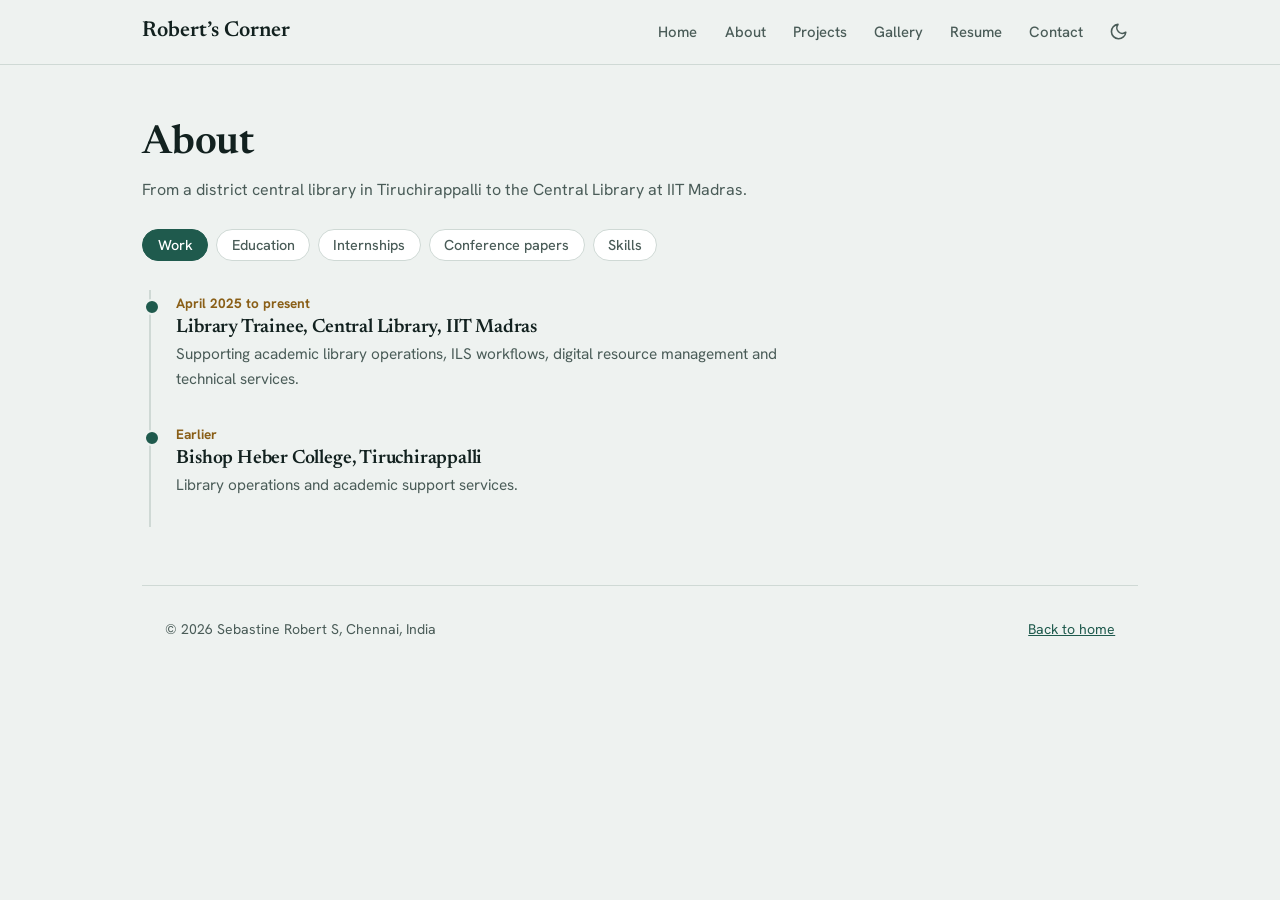
<file: about.html>
<!DOCTYPE html>
<html lang="en">
<head>
<meta charset="UTF-8">
<meta name="viewport" content="width=device-width, initial-scale=1, viewport-fit=cover">
<title>About | Sebastine Robert S</title>
<meta name="description" content="Work, education, internships, conference papers, skills and contact details of Sebastine Robert S.">
<meta property="og:title" content="About | Sebastine Robert S">
<meta property="og:description" content="Work, education, internships, conference papers, skills and contact details of Sebastine Robert S.">
<meta property="og:type" content="website">
<link rel="preconnect" href="https://fonts.googleapis.com">
<link rel="preconnect" href="https://fonts.gstatic.com" crossorigin>
<link rel="stylesheet" href="https://fonts.googleapis.com/css2?family=Newsreader:ital,opsz,wght@0,6..72,400;0,6..72,600;1,6..72,400&family=Hanken+Grotesk:wght@400;500;700&family=Noto+Serif+Tamil:wght@500;700&display=swap">
<link rel="stylesheet" href="style.css">
<link rel="icon" href="data:image/svg+xml,%3Csvg xmlns=%27http://www.w3.org/2000/svg%27 viewBox=%270 0 100 100%27%3E%3Ctext y=%27.9em%27 font-size=%2790%27%3E%F0%9F%93%9A%3C/text%3E%3C/svg%3E">
<!-- Apply saved theme before first paint (prevents a light/dark flash) -->
<script>try{var t=localStorage.getItem("theme");if(t)document.documentElement.dataset.theme=t}catch(e){}</script>
</head>
<body>
<a class="skip" href="#main">Skip to content</a>

<!-- ===== HEADER / NAVIGATION ===== -->
<header><div class="wrap bar">
<a class="mark" href="index.html">Robert’s Corner</a>
<nav aria-label="Primary">
<a href="index.html">Home</a>
<a href="about.html">About</a>
<a href="projects.html">Projects</a>
<a href="gallery.html">Gallery</a>
<a href="resume.html">Resume</a>
<a href="contact.html">Contact</a>
<!-- Theme toggle: icon only (moon = go dark, sun = go light) -->
<button class="tool icon" id="theme" type="button" aria-label="Switch colour theme" title="Switch theme">
<svg class="i-moon" viewBox="0 0 24 24" aria-hidden="true"><path d="M21 12.8A9 9 0 1 1 11.2 3a7 7 0 0 0 9.8 9.8z"/></svg>
<svg class="i-sun" viewBox="0 0 24 24" aria-hidden="true"><circle cx="12" cy="12" r="4"/><path d="M12 2v2M12 20v2M4.9 4.9l1.4 1.4M17.7 17.7l1.4 1.4M2 12h2M20 12h2M4.9 19.1l1.4-1.4M17.7 6.3l1.4-1.4"/></svg>
</button>
</nav></div></header>

<!-- ===== MAIN ===== -->
<main class="wrap" id="main">
<h2 class="pg">About</h2>
<p class="sub">From a district central library in Tiruchirappalli to the Central Library at IIT Madras.</p>

<!-- Tabs (content is drawn by the script below) -->
<div class="tabs" role="tablist" id="tabs">

<button role="tab" type="button" data-t="work" aria-selected="true">Work</button>

<button role="tab" type="button" data-t="education" aria-selected="true">Education</button>
<button role="tab" type="button" data-t="intern" aria-selected="false">Internships</button>
<button role="tab" type="button" data-t="pubs" aria-selected="false">Conference papers</button>
<button role="tab" type="button" data-t="skills" aria-selected="false">Skills</button>
</div>
<div id="tabbody" role="tabpanel"></div>


<!-- ===== FOOTER ===== -->
<br>
<footer><div class="wrap"><span>© 2026 Sebastine Robert S, Chennai, India</span><span><a href="index.html">Back to home</a></span></div></footer>

<button class="totop" id="totop" type="button" aria-label="Back to top">↑</button>
<script src="script.js" defer></script>

<!-- ===== PAGE SCRIPT: About tabs ===== -->
<script>
/* Timeline data per tab: [date, title, description] */
const TABS = {

  work: [
    ["April 2025 to present", "Library Trainee, Central Library, IIT Madras", "Supporting academic library operations, ILS workflows, digital resource management and technical services."],
    ["Earlier", "Bishop Heber College, Tiruchirappalli", "Library operations and academic support services."],
],

education: [
    ["Enrolled July 2026", "PGDLAN, IGNOU", "Post Graduate Diploma in Library Automation Networking."],

    ["Completed", "M.Lib.I.Sc., Master of Library and Information Science", "Two-year integrated postgraduate programme. Cumulative 82.79%, weighted average 79.53%."]
  ],

  intern: [
    ["May 2024, one month", "Library Intern, IIT Madras", "Cataloguing with MARC21 and UDC, Virtua ILS for circulation and RFID, shelving and collection rectification."],
    ["June 2024, one week", "Library Intern, Indian Institute of Astrophysics", "Patron services, shelving, Koha cataloguing and circulation, and daily library management."],

    ["November 2023, one week", "Library Intern, Tamil Nadu National Law University", "Patron services, shelving, Koha cataloguing and circulation, and daily library management."],
    ["December 2022, one month", "Intern, District Central Library, Tiruchirappalli", "Shelving, classification and book-keeping of library transactions."]
  ],
  pubs: [
    ["March 2025", "Enhancing Classroom Engagement with Slido", "Presented at SDSTLISER-2025, Bishop Heber College."],
    ["October 2024", "Integration of AI Tools to Enhance Library Services in the Digital Era", "Presented at LISACON 2024, Bharathidasan University. Covers chatbots, machine learning and recommender systems, plus the ethical limits."],
    ["June 2024", "Transforming Library Services: Integration of Chatbots in the Contemporary Era", "Presented at MILAN-APLAI 2024, University of Mysore."]
  ]
};
/* Skills data: [heading, description] */
const SKILLS = [
  ["Cataloguing and metadata", "MARC21, RDA, Dublin Core, and comparison of AI-generated metadata against human cataloguing."],
  ["Library and repository software", "Koha ILS (staff and OPAC), DSpace, Virtua ILS."],
  ["Infrastructure and networking", "Debian administration, Nginx reverse proxy, Let’s Encrypt, Cloudflare DNS and WAF, Docker Compose, IPv4 and IPv6."],
  ["Programming and automation", "Python, Django, HTML5 and CSS3, n8n, Make.com, Google Sheets API."]
];
/* Render the chosen tab and mark it selected */
function draw(tab) {
  document.querySelectorAll("#tabs button").forEach(b => b.setAttribute("aria-selected", b.dataset.t === tab));
  document.getElementById("tabbody").innerHTML = tab === "skills"
    ? `<div class="skills">${SKILLS.map(s => `<div><h3>${s[0]}</h3><p>${s[1]}</p></div>`).join("")}</div>`
    : `<ol class="tl">${TABS[tab].map(e => `<li><time>${e[0]}</time><h3>${e[1]}</h3><p>${e[2]}</p></li>`).join("")}</ol>`;
}
document.getElementById("tabs").addEventListener("click", e => {
  const b = e.target.closest("button");
  if (b) draw(b.dataset.t);
});
draw("work");
</script>
</body>
</html>
</file>
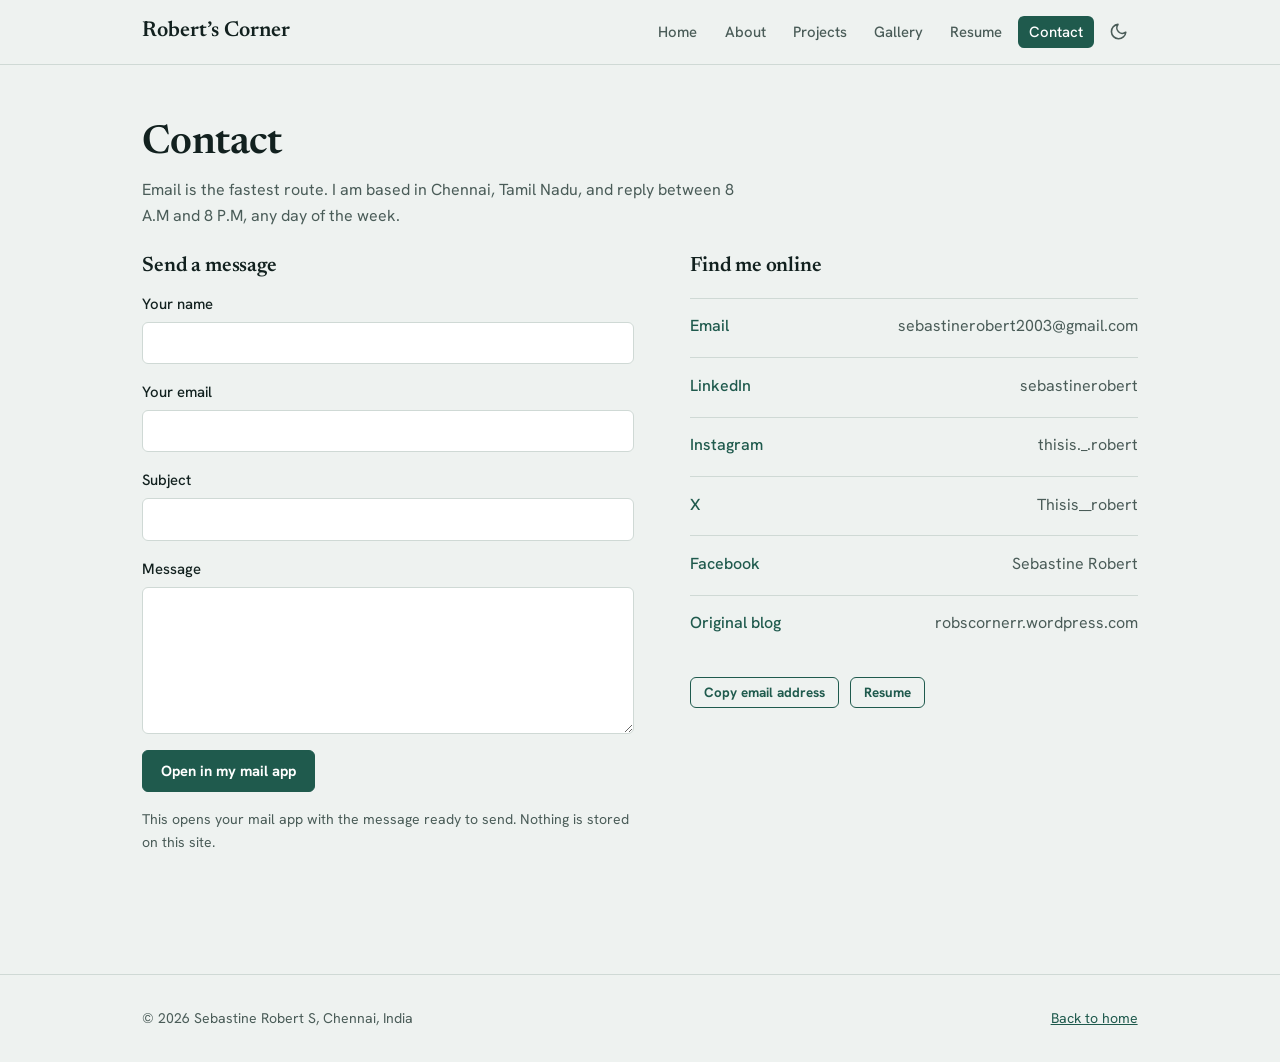
<file: contact.html>
<!DOCTYPE html>
<html lang="en">
<head>
<meta charset="UTF-8">
<meta name="viewport" content="width=device-width, initial-scale=1, viewport-fit=cover">
<title>Contact | Sebastine Robert S</title>
<meta name="description" content="Email, social links and a message form for Sebastine Robert S.">
<meta property="og:title" content="Contact | Sebastine Robert S">
<meta property="og:description" content="Email, social links and a message form for Sebastine Robert S.">
<meta property="og:type" content="website">
<link rel="preconnect" href="https://fonts.googleapis.com">
<link rel="preconnect" href="https://fonts.gstatic.com" crossorigin>
<link rel="stylesheet" href="https://fonts.googleapis.com/css2?family=Newsreader:ital,opsz,wght@0,6..72,400;0,6..72,600;1,6..72,400&family=Hanken+Grotesk:wght@400;500;700&family=Noto+Serif+Tamil:wght@500;700&display=swap">
<link rel="stylesheet" href="style.css">
<link rel="icon" href="data:image/svg+xml,%3Csvg xmlns=%27http://www.w3.org/2000/svg%27 viewBox=%270 0 100 100%27%3E%3Ctext y=%27.9em%27 font-size=%2790%27%3E%F0%9F%93%9A%3C/text%3E%3C/svg%3E">
<!-- Apply saved theme before first paint (prevents a light/dark flash) -->
<script>try{var t=localStorage.getItem("theme");if(t)document.documentElement.dataset.theme=t}catch(e){}</script>
</head>
<body>
<a class="skip" href="#main">Skip to content</a>

<!-- ===== HEADER / NAVIGATION ===== -->
<header><div class="wrap bar">
<a class="mark" href="index.html">Robert’s Corner</a>
<nav aria-label="Primary">
<a href="index.html">Home</a>
<a href="about.html">About</a>
<a href="projects.html">Projects</a>
<a href="gallery.html">Gallery</a>
<a href="resume.html">Resume</a>
<a href="contact.html" aria-current="page">Contact</a>
<!-- Theme toggle: icon only (moon = go dark, sun = go light) -->
<button class="tool icon" id="theme" type="button" aria-label="Switch colour theme" title="Switch theme">
<svg class="i-moon" viewBox="0 0 24 24" aria-hidden="true"><path d="M21 12.8A9 9 0 1 1 11.2 3a7 7 0 0 0 9.8 9.8z"/></svg>
<svg class="i-sun" viewBox="0 0 24 24" aria-hidden="true"><circle cx="12" cy="12" r="4"/><path d="M12 2v2M12 20v2M4.9 4.9l1.4 1.4M17.7 17.7l1.4 1.4M2 12h2M20 12h2M4.9 19.1l1.4-1.4M17.7 6.3l1.4-1.4"/></svg>
</button>
</nav></div></header>

<!-- ===== MAIN ===== -->
<main class="wrap" id="main">
<h2 class="pg">Contact</h2>
<p class="sub">Email is the fastest route. I am based in Chennai, Tamil Nadu, and reply between 8 A.M and 8 P.M, any day of the week.</p>

<div class="split">
<!-- Message form: opens your own mail app with the message filled in (no server needed) -->
<section aria-labelledby="fm">
<h3 id="fm">Send a message</h3>
<form class="form" id="cform">
<label>Your name<input name="n" type="text" autocomplete="name" required></label>
<label>Your email<input name="e" type="email" autocomplete="email" required></label>
<label>Subject<input name="s" type="text" required></label>
<label>Message<textarea name="m" rows="6" required></textarea></label>
<button class="btn" type="submit">Open in my mail app</button>
<p class="hint" id="chint">This opens your mail app with the message ready to send. Nothing is stored on this site.</p>
</form>
</section>

<!-- Direct links -->
<section aria-labelledby="fd">
<h3 id="fd">Find me online</h3>
<div class="contact">
<a href="mailto:sebastinerobert2003@gmail.com">Email <span>sebastinerobert2003@gmail.com</span></a>
<a href="https://www.linkedin.com/in/sebastinerobert/" target="_blank" rel="noopener">LinkedIn <span>sebastinerobert</span></a>
<a href="https://www.instagram.com/thisis._.robert/" target="_blank" rel="noopener">Instagram <span>thisis._.robert</span></a>
<a href="https://twitter.com/Thisis__robert" target="_blank" rel="noopener">X <span>Thisis__robert</span></a>
<a href="https://www.facebook.com/profile.php?id=100070760336403" target="_blank" rel="noopener">Facebook <span>Sebastine Robert</span></a>
<a href="https://robscornerr.wordpress.com" target="_blank" rel="noopener">Original blog <span>robscornerr.wordpress.com</span></a>
</div>
<p class="acts"><button class="btn alt sm" type="button" data-copy="sebastinerobert2003@gmail.com">Copy email address</button><a class="btn alt sm" href="resume.html">Resume</a></p>
</section>
</div>
</main>

<!-- ===== FOOTER ===== -->
<footer><div class="wrap"><span>© 2026 Sebastine Robert S, Chennai, India</span><span><a href="index.html">Back to home</a></span></div></footer>

<button class="totop" id="totop" type="button" aria-label="Back to top">↑</button>
<script src="script.js" defer></script>

<!-- ===== PAGE SCRIPT: build a mailto: link from the form ===== -->
<script>
document.getElementById("cform").addEventListener("submit", e => {
  e.preventDefault();
  const f = new FormData(e.target);
  const body = `${f.get("m")}\n\n${f.get("n")}\n${f.get("e")}`;
  location.href = `mailto:sebastinerobert2003@gmail.com?subject=${encodeURIComponent(f.get("s"))}&body=${encodeURIComponent(body)}`;
  document.getElementById("chint").textContent = "If nothing opened, copy the address above and email me directly.";
});
</script>
</body>
</html>
</file>
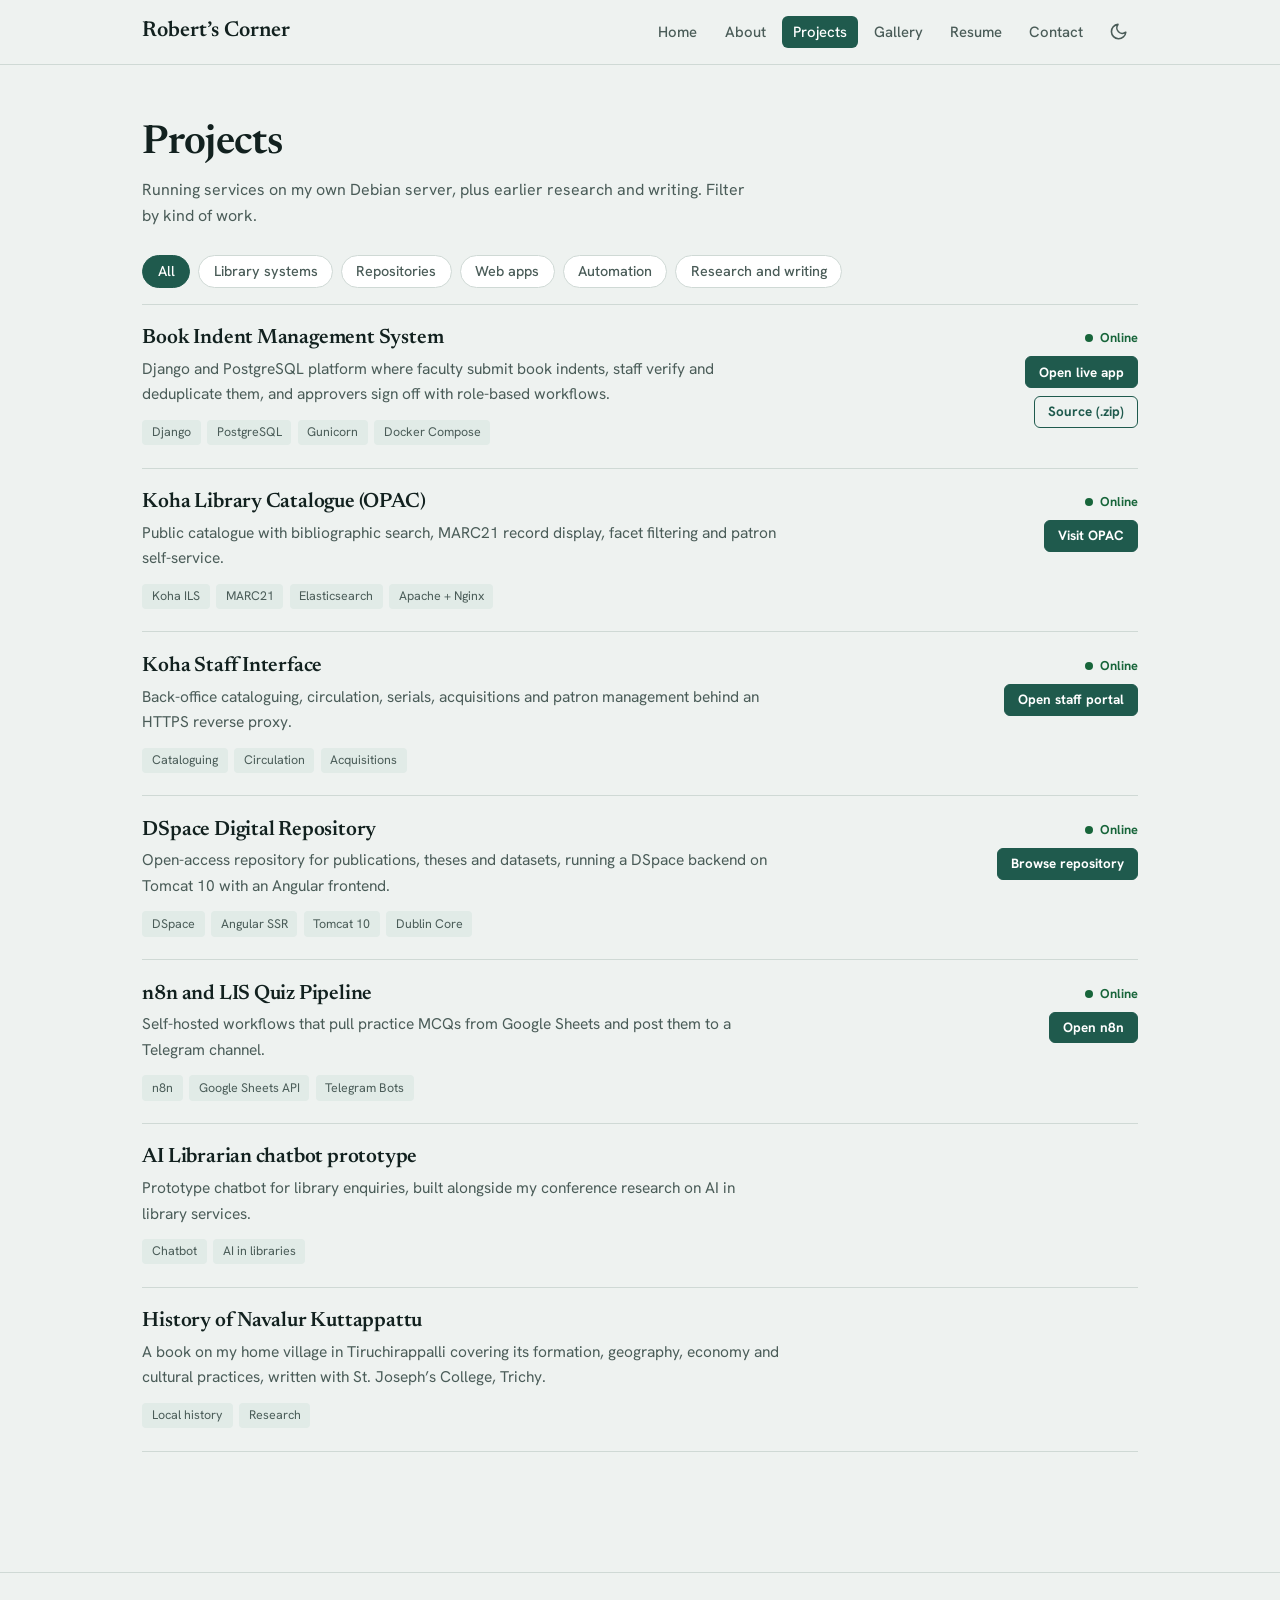
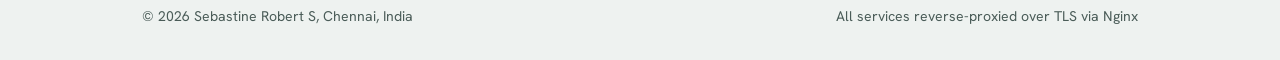
<file: projects.html>
<!DOCTYPE html>
<html lang="en">
<head>
<meta charset="UTF-8">
<meta name="viewport" content="width=device-width, initial-scale=1, viewport-fit=cover">
<title>Projects | Sebastine Robert S</title>
<meta name="description" content="Live Koha, DSpace, Django and n8n services, plus research and writing by Sebastine Robert S.">
<meta property="og:title" content="Projects | Sebastine Robert S">
<meta property="og:description" content="Live Koha, DSpace, Django and n8n services, plus research and writing by Sebastine Robert S.">
<meta property="og:type" content="website">
<link rel="preconnect" href="https://fonts.googleapis.com">
<link rel="preconnect" href="https://fonts.gstatic.com" crossorigin>
<link rel="stylesheet" href="https://fonts.googleapis.com/css2?family=Newsreader:ital,opsz,wght@0,6..72,400;0,6..72,600;1,6..72,400&family=Hanken+Grotesk:wght@400;500;700&family=Noto+Serif+Tamil:wght@500;700&display=swap">
<link rel="stylesheet" href="style.css">
<link rel="icon" href="data:image/svg+xml,%3Csvg xmlns=%27http://www.w3.org/2000/svg%27 viewBox=%270 0 100 100%27%3E%3Ctext y=%27.9em%27 font-size=%2790%27%3E%F0%9F%93%9A%3C/text%3E%3C/svg%3E">
<!-- Apply saved theme before first paint (prevents a light/dark flash) -->
<script>try{var t=localStorage.getItem("theme");if(t)document.documentElement.dataset.theme=t}catch(e){}</script>
</head>
<body>
<a class="skip" href="#main">Skip to content</a>

<!-- ===== HEADER / NAVIGATION ===== -->
<header><div class="wrap bar">
<a class="mark" href="index.html">Robert’s Corner</a>
<nav aria-label="Primary">
<a href="index.html">Home</a>
<a href="about.html">About</a>
<a href="projects.html" aria-current="page">Projects</a>

<a href="gallery.html">Gallery</a>
<a href="resume.html">Resume</a>
<a href="contact.html">Contact</a>
<!-- Theme toggle: icon only (moon = go dark, sun = go light) -->
<button class="tool icon" id="theme" type="button" aria-label="Switch colour theme" title="Switch theme">
<svg class="i-moon" viewBox="0 0 24 24" aria-hidden="true"><path d="M21 12.8A9 9 0 1 1 11.2 3a7 7 0 0 0 9.8 9.8z"/></svg>
<svg class="i-sun" viewBox="0 0 24 24" aria-hidden="true"><circle cx="12" cy="12" r="4"/><path d="M12 2v2M12 20v2M4.9 4.9l1.4 1.4M17.7 17.7l1.4 1.4M2 12h2M20 12h2M4.9 19.1l1.4-1.4M17.7 6.3l1.4-1.4"/></svg>
</button>
</nav></div></header>

<!-- ===== MAIN ===== -->
<main class="wrap" id="main">
<h2 class="pg">Projects</h2>
<p class="sub">Running services on my own Debian server, plus earlier research and writing. Filter by kind of work.</p>
<div class="chips" id="chips" role="group" aria-label="Filter projects"></div>
<div id="plist"></div>
</main>

<!-- ===== FOOTER ===== -->
<footer><div class="wrap"><span>© 2026 Sebastine Robert S, Chennai, India</span><span>All services reverse-proxied over TLS via Nginx</span></div></footer>

<button class="totop" id="totop" type="button" aria-label="Back to top">↑</button>
<script src="script.js" defer></script>

<!-- ===== PAGE SCRIPT: project list + filter ===== -->
<script>
/* Project data. k = category key, live:1 shows the "Online" badge, l = [label, url] links */
const PROJECTS = [
  { t: "Book Indent Management System", k: "web",
    d: "Django and PostgreSQL platform where faculty submit book indents, staff verify and deduplicate them, and approvers sign off with role-based workflows.",
    p: ["Django", "PostgreSQL", "Gunicorn", "Docker Compose"], live: 1,
    l: [["Open live app", "https://indent.robertscorner.online"], ["Source (.zip)", "downloads/book_indent_system.zip"]] },
  { t: "Koha Library Catalogue (OPAC)", k: "lib",
    d: "Public catalogue with bibliographic search, MARC21 record display, facet filtering and patron self-service.",
    p: ["Koha ILS", "MARC21", "Elasticsearch", "Apache + Nginx"], live: 1,
    l: [["Visit OPAC", "https://catalog.robertscorner.online"]] },
  { t: "Koha Staff Interface", k: "lib",
    d: "Back-office cataloguing, circulation, serials, acquisitions and patron management behind an HTTPS reverse proxy.",
    p: ["Cataloguing", "Circulation", "Acquisitions"], live: 1,
    l: [["Open staff portal", "https://staff.robertscorner.online"]] },
  { t: "DSpace Digital Repository", k: "repo",
    d: "Open-access repository for publications, theses and datasets, running a DSpace backend on Tomcat 10 with an Angular frontend.",
    p: ["DSpace", "Angular SSR", "Tomcat 10", "Dublin Core"], live: 1,
    l: [["Browse repository", "https://repository.robertscorner.online"]] },
  { t: "n8n and LIS Quiz Pipeline", k: "auto",
    d: "Self-hosted workflows that pull practice MCQs from Google Sheets and post them to a Telegram channel.",
    p: ["n8n", "Google Sheets API", "Telegram Bots"], live: 1,
    l: [["Open n8n", "https://automation.robertscorner.online"]] },
  { t: "AI Librarian chatbot prototype", k: "write",
    d: "Prototype chatbot for library enquiries, built alongside my conference research on AI in library services.",
    p: ["Chatbot", "AI in libraries"], l: [] },
  { t: "History of Navalur Kuttappattu", k: "write",
    d: "A book on my home village in Tiruchirappalli covering its formation, geography, economy and cultural practices, written with St. Joseph’s College, Trichy.",
    p: ["Local history", "Research"], l: [] }
];
/* Filter chips: [key, label] */
const KINDS = [["all", "All"], ["lib", "Library systems"], ["repo", "Repositories"], ["web", "Web apps"], ["auto", "Automation"], ["write", "Research and writing"]];
let kind = "all";

/* Render chips + the filtered project rows */
function draw() {
  document.getElementById("chips").innerHTML = KINDS
    .map(([k, n]) => `<button type="button" data-k="${k}" aria-pressed="${k === kind}">${n}</button>`).join("");
  const list = PROJECTS.filter(p => kind === "all" || p.k === kind);
  document.getElementById("plist").innerHTML = list.map(p => `
    <article class="row">
      <div><h3>${p.t}</h3><p>${p.d}</p>
        <div class="pills">${p.p.map(x => `<span class="pill">${x}</span>`).join("")}</div></div>
      <div class="go">${p.live ? '<span class="live">Online</span>' : ""}
        ${p.l.map((x, i) => `<a class="btn sm${i ? " alt" : ""}" href="${x[1]}" target="_blank" rel="noopener">${x[0]}</a>`).join("")}</div>
    </article>`).join("");
}
document.getElementById("chips").addEventListener("click", e => {
  const b = e.target.closest("button");
  if (b) { kind = b.dataset.k; draw(); }
});
draw();
</script>
</body>
</html>
</file>
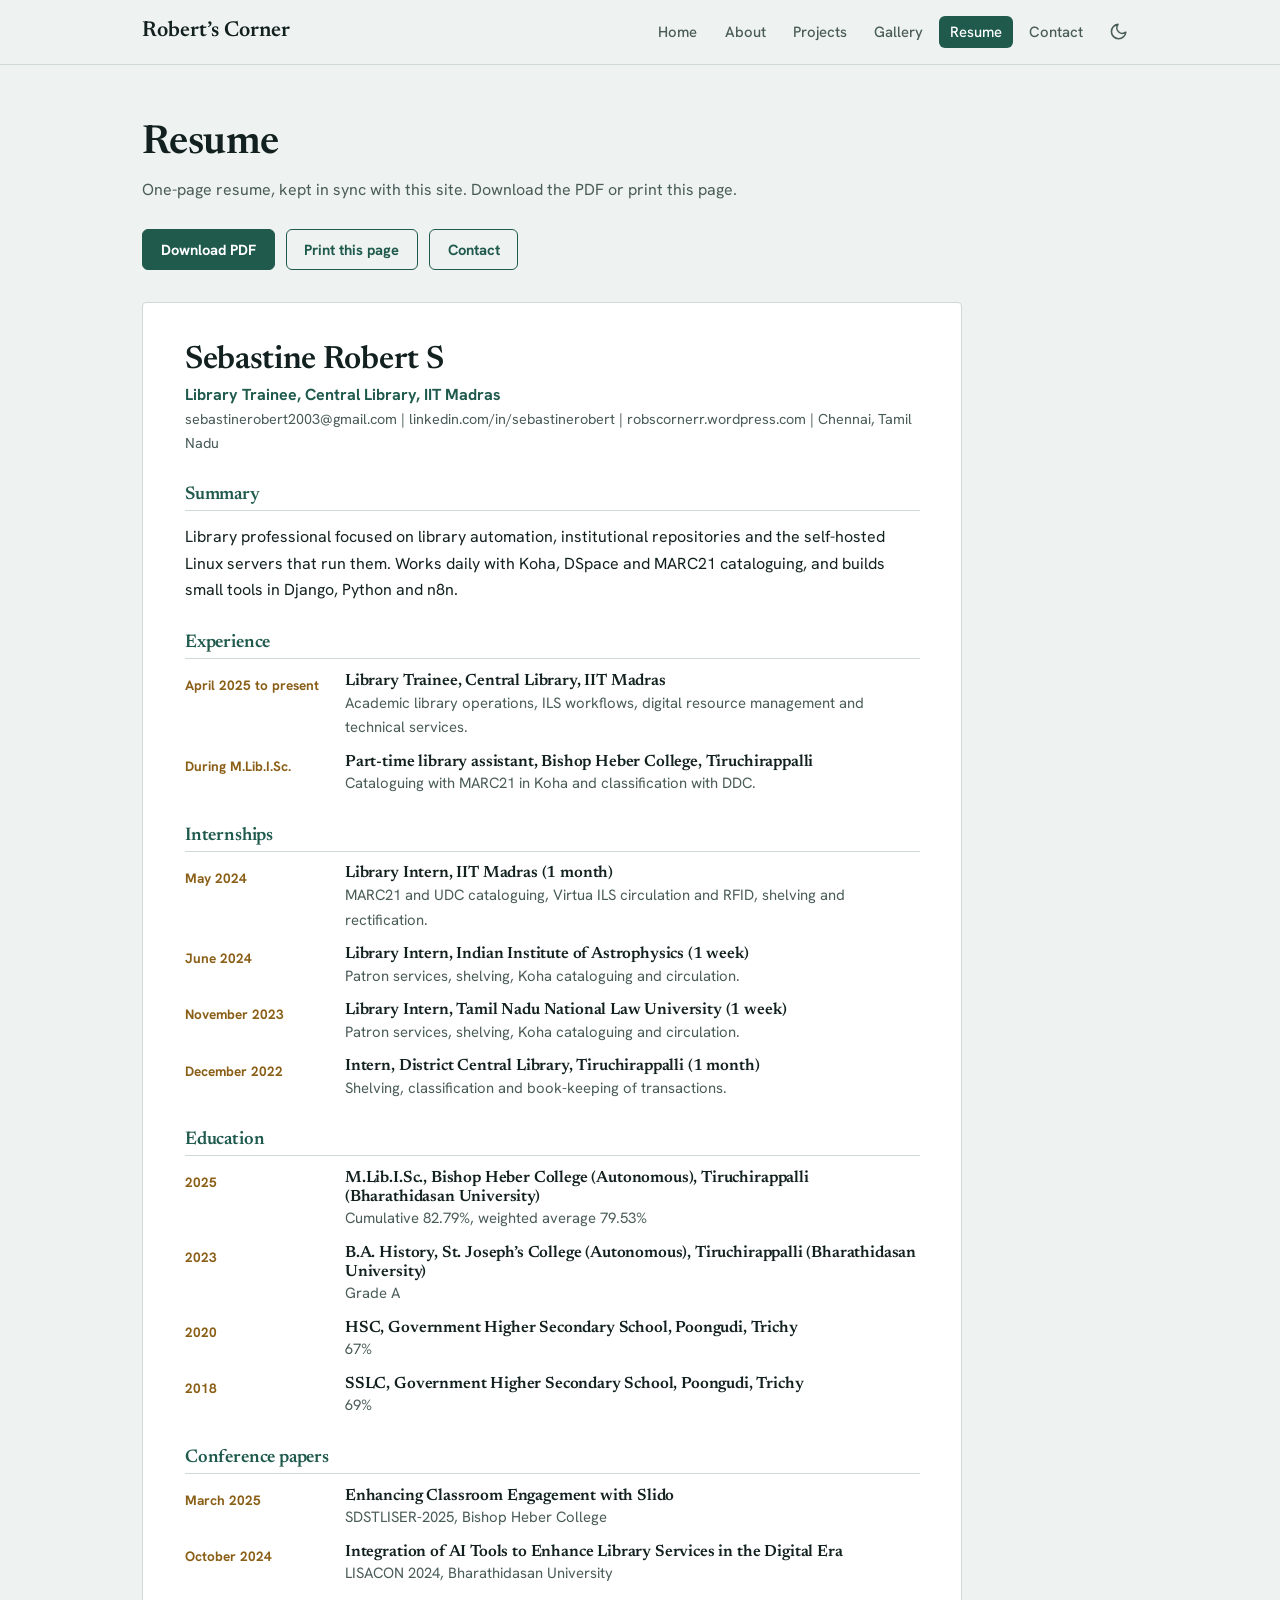
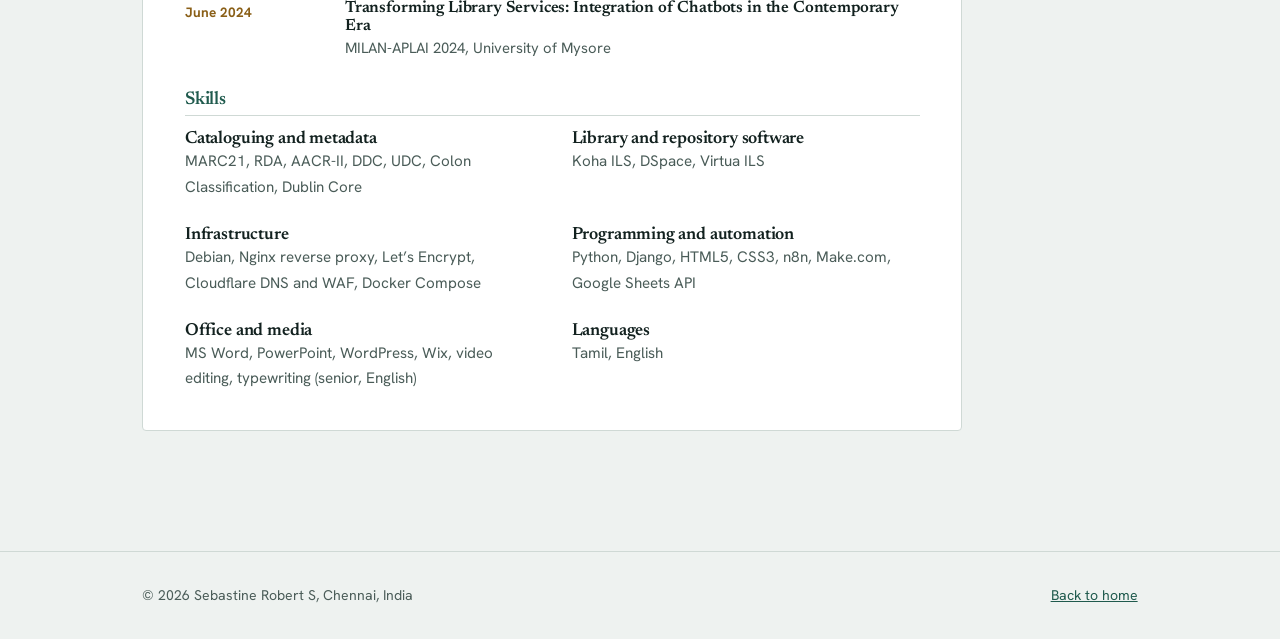
<file: resume.html>
<!DOCTYPE html>
<html lang="en">
<head>
<meta charset="UTF-8">
<meta name="viewport" content="width=device-width, initial-scale=1, viewport-fit=cover">
<title>Resume | Sebastine Robert S</title>
<meta name="description" content="One-page resume of Sebastine Robert S, library professional: Koha, DSpace, MARC21, Debian and Django.">
<meta property="og:title" content="Resume | Sebastine Robert S">
<meta property="og:description" content="One-page resume of Sebastine Robert S, library professional: Koha, DSpace, MARC21, Debian and Django.">
<meta property="og:type" content="website">
<link rel="preconnect" href="https://fonts.googleapis.com">
<link rel="preconnect" href="https://fonts.gstatic.com" crossorigin>
<link rel="stylesheet" href="https://fonts.googleapis.com/css2?family=Newsreader:ital,opsz,wght@0,6..72,400;0,6..72,600;1,6..72,400&family=Hanken+Grotesk:wght@400;500;700&family=Noto+Serif+Tamil:wght@500;700&display=swap">
<link rel="stylesheet" href="style.css">
<link rel="icon" href="data:image/svg+xml,%3Csvg xmlns=%27http://www.w3.org/2000/svg%27 viewBox=%270 0 100 100%27%3E%3Ctext y=%27.9em%27 font-size=%2790%27%3E%F0%9F%93%9A%3C/text%3E%3C/svg%3E">
<!-- Apply saved theme before first paint (prevents a light/dark flash) -->
<script>try{var t=localStorage.getItem("theme");if(t)document.documentElement.dataset.theme=t}catch(e){}</script>
</head>
<body>
<a class="skip" href="#main">Skip to content</a>

<!-- ===== HEADER / NAVIGATION ===== -->
<header><div class="wrap bar">
<a class="mark" href="index.html">Robert’s Corner</a>
<nav aria-label="Primary">
<a href="index.html">Home</a>
<a href="about.html">About</a>
<a href="projects.html">Projects</a>
<a href="gallery.html">Gallery</a>
<a href="resume.html" aria-current="page">Resume</a>
<a href="contact.html">Contact</a>
<!-- Theme toggle: icon only (moon = go dark, sun = go light) -->
<button class="tool icon" id="theme" type="button" aria-label="Switch colour theme" title="Switch theme">
<svg class="i-moon" viewBox="0 0 24 24" aria-hidden="true"><path d="M21 12.8A9 9 0 1 1 11.2 3a7 7 0 0 0 9.8 9.8z"/></svg>
<svg class="i-sun" viewBox="0 0 24 24" aria-hidden="true"><circle cx="12" cy="12" r="4"/><path d="M12 2v2M12 20v2M4.9 4.9l1.4 1.4M17.7 17.7l1.4 1.4M2 12h2M20 12h2M4.9 19.1l1.4-1.4M17.7 6.3l1.4-1.4"/></svg>
</button>
</nav></div></header>

<!-- ===== MAIN ===== -->
<main class="wrap" id="main">
<h2 class="pg">Resume</h2>
<p class="sub">One-page resume, kept in sync with this site. Download the PDF or print this page.</p>
<p class="acts nopr"><a class="btn" href="/Sebastine_Robert_S_Resume.pdf" download="Sebastine_Robert_S_Resume.pdf" target="_blank" rel="noopener">Download PDF</a><button class="btn alt" type="button" onclick="window.print()">Print this page</button><a class="btn alt" href="contact.html">Contact</a></p>


<!-- The resume sheet -->
<article class="sheet" aria-label="Resume of Sebastine Robert S">
<header class="sh-head"><h1>Sebastine Robert S</h1><p class="role">Library Trainee, Central Library, IIT Madras</p><p class="line">sebastinerobert2003@gmail.com  |  linkedin.com/in/sebastinerobert  |  robscornerr.wordpress.com  |  Chennai, Tamil Nadu</p></header>
<section><h2>Summary</h2><p>Library professional focused on library automation, institutional repositories and the self-hosted Linux servers that run them. Works daily with Koha, DSpace and MARC21 cataloguing, and builds small tools in Django, Python and n8n.</p></section>
<section><h2>Experience</h2><ul class="rl"><li><time>April 2025 to present</time><div><h3>Library Trainee, Central Library, IIT Madras</h3><p>Academic library operations, ILS workflows, digital resource management and technical services.</p></div></li><li><time>During M.Lib.I.Sc.</time><div><h3>Part-time library assistant, Bishop Heber College, Tiruchirappalli</h3><p>Cataloguing with MARC21 in Koha and classification with DDC.</p></div></li></ul></section>
<section><h2>Internships</h2><ul class="rl"><li><time>May 2024</time><div><h3>Library Intern, IIT Madras (1 month)</h3><p>MARC21 and UDC cataloguing, Virtua ILS circulation and RFID, shelving and rectification.</p></div></li><li><time>June 2024</time><div><h3>Library Intern, Indian Institute of Astrophysics (1 week)</h3><p>Patron services, shelving, Koha cataloguing and circulation.</p></div></li><li><time>November 2023</time><div><h3>Library Intern, Tamil Nadu National Law University (1 week)</h3><p>Patron services, shelving, Koha cataloguing and circulation.</p></div></li><li><time>December 2022</time><div><h3>Intern, District Central Library, Tiruchirappalli (1 month)</h3><p>Shelving, classification and book-keeping of transactions.</p></div></li></ul></section>
<section><h2>Education</h2><ul class="rl"><li><time>2025</time><div><h3>M.Lib.I.Sc., Bishop Heber College (Autonomous), Tiruchirappalli (Bharathidasan University)</h3><p>Cumulative 82.79%, weighted average 79.53%</p></div></li><li><time>2023</time><div><h3>B.A. History, St. Joseph’s College (Autonomous), Tiruchirappalli (Bharathidasan University)</h3><p>Grade A</p></div></li><li><time>2020</time><div><h3>HSC, Government Higher Secondary School, Poongudi, Trichy</h3><p>67%</p></div></li><li><time>2018</time><div><h3>SSLC, Government Higher Secondary School, Poongudi, Trichy</h3><p>69%</p></div></li></ul></section>
<section><h2>Conference papers</h2><ul class="rl"><li><time>March 2025</time><div><h3>Enhancing Classroom Engagement with Slido</h3><p>SDSTLISER-2025, Bishop Heber College</p></div></li><li><time>October 2024</time><div><h3>Integration of AI Tools to Enhance Library Services in the Digital Era</h3><p>LISACON 2024, Bharathidasan University</p></div></li><li><time>June 2024</time><div><h3>Transforming Library Services: Integration of Chatbots in the Contemporary Era</h3><p>MILAN-APLAI 2024, University of Mysore</p></div></li></ul></section>
<section><h2>Skills</h2><div class="skills"><div><h3>Cataloguing and metadata</h3><p>MARC21, RDA, AACR-II, DDC, UDC, Colon Classification, Dublin Core</p></div><div><h3>Library and repository software</h3><p>Koha ILS, DSpace, Virtua ILS</p></div><div><h3>Infrastructure</h3><p>Debian, Nginx reverse proxy, Let’s Encrypt, Cloudflare DNS and WAF, Docker Compose</p></div><div><h3>Programming and automation</h3><p>Python, Django, HTML5, CSS3, n8n, Make.com, Google Sheets API</p></div><div><h3>Office and media</h3><p>MS Word, PowerPoint, WordPress, Wix, video editing, typewriting (senior, English)</p></div><div><h3>Languages</h3><p>Tamil, English</p></div></div></section>
</article>
</main>

<!-- ===== FOOTER ===== -->
<footer><div class="wrap"><span>© 2026 Sebastine Robert S, Chennai, India</span><span><a href="index.html">Back to home</a></span></div></footer>

<button class="totop" id="totop" type="button" aria-label="Back to top">↑</button>
<script src="script.js" defer></script>

</body>
</html>
</file>
<file: style.css>
/* ==========================================================================
   Robert's Corner — shared stylesheet (linked by every page)
   Sections: 1 Tokens · 2 Base · 3 Layout · 4 Header/Nav · 5 Home
             6 Inner pages · 7 Components · 8 Footer · 9 Responsive · 10 Print
   ========================================================================== */

/* 1. DESIGN TOKENS ------------------------------------------------------- */
:root {
  /* Light palette (default) */
  --bg: #eef2f0;  --surface: #fff;  --ink: #12211f;  --soft: #4a5c58;
  --line: #cfd9d5;  --green: #1f5a4d;  --green-ink: #fff;
  --brass: #8a5f17;  --chip: #e1ebe7;  --ok: #17653a;
  /* Font stacks */
  --serif: "Newsreader", Georgia, serif;
  --sans: "Hanken Grotesk", system-ui, -apple-system, "Segoe UI", sans-serif;
  --tamil: "Noto Serif Tamil", "Latha", "Nirmala UI", serif;
}
/* Dark palette: follows the OS unless the visitor forced light */
@media (prefers-color-scheme: dark) {
  :root:not([data-theme="light"]) {
    --bg: #0f1a18;  --surface: #152422;  --ink: #e6efec;  --soft: #9db1ab;
    --line: #2a3f3b;  --green: #5fc4a9;  --green-ink: #0b1513;
    --brass: #d9a84e;  --chip: #1d332f;  --ok: #6fd49a;
  }
}
/* Dark palette: forced by the theme button (saved in localStorage) */
:root[data-theme="dark"] {
  --bg: #0f1a18;  --surface: #152422;  --ink: #e6efec;  --soft: #9db1ab;
  --line: #2a3f3b;  --green: #5fc4a9;  --green-ink: #0b1513;
  --brass: #d9a84e;  --chip: #1d332f;  --ok: #6fd49a;
}
html { color-scheme: light dark; }
:root[data-theme="light"] { color-scheme: light; }
:root[data-theme="dark"]  { color-scheme: dark; }

/* 2. BASE ---------------------------------------------------------------- */
* { box-sizing: border-box; margin: 0; padding: 0; }
html {
  scroll-padding-top: calc(env(safe-area-inset-top, 0px) + 4.5rem);
  scroll-behavior: smooth;
  -webkit-text-size-adjust: 100%; text-size-adjust: 100%;   /* stop phones inflating text in landscape */
}
body {
  background: var(--bg); color: var(--ink);
  font: 400 1rem/1.65 var(--sans);
  -webkit-font-smoothing: antialiased;
  overflow-wrap: break-word;
  overflow-x: clip;                      /* last-resort guard; does NOT break the sticky header */
  padding-bottom: env(safe-area-inset-bottom, 0px);
}
img, svg, video { max-width: 100%; height: auto; }
a { color: var(--green); }
:focus-visible { outline: 2px solid var(--brass); outline-offset: 3px; border-radius: 3px; }
h1, h2, h3 { font-family: var(--serif); font-weight: 600; line-height: 1.15; letter-spacing: -.01em; }
h1 { font-size: clamp(2rem, 4.5vw, 3rem); }

/* Skip link: visible only when focused by keyboard */
.skip { position: absolute; left: .8rem; top: -4rem; background: var(--green); color: var(--green-ink);
  padding: .5rem .9rem; border-radius: 6px; z-index: 50; text-decoration: none; }
.skip:focus { top: .8rem; }

/* 3. LAYOUT -------------------------------------------------------------- */
.wrap {
  max-width: 1040px; margin: 0 auto;
  padding-left:  max(1.4rem, env(safe-area-inset-left, 0px));    /* clear landscape notches */
  padding-right: max(1.4rem, env(safe-area-inset-right, 0px));
}
/* main also has class .wrap, so this needs the higher specificity to keep its vertical room */
main.wrap { padding-top: 3.5rem; padding-bottom: 5.5rem; min-height: 70vh; }

/* 4. HEADER + NAVIGATION ------------------------------------------------- */
/* Scoped to the page header only: the resume sheet has its own <header class="sh-head"> */
body > header { position: sticky; top: 0; background: var(--bg); border-bottom: 1px solid var(--line); z-index: 20;
  padding-top: env(safe-area-inset-top, 0px); }
.bar { display: flex; align-items: center; justify-content: space-between; gap: 1rem; padding-top: .8rem; padding-bottom: .8rem; flex-wrap: wrap; }
.mark { font: 600 1.35rem/1 var(--serif); color: var(--ink); text-decoration: none; }
nav { display: flex; gap: .3rem; align-items: center; flex-wrap: wrap; }
nav a, .tool {
  font: 500 .93rem var(--sans); color: var(--soft); text-decoration: none;
  padding: .4rem .7rem; border-radius: 6px; background: none; border: 0; cursor: pointer;
}
nav a:hover, .tool:hover { color: var(--ink); }
nav a[aria-current="page"] { color: var(--green-ink); background: var(--green); }  /* current page */

/* Theme toggle: icon-only button. Moon in light mode, sun in dark mode. */
.tool.icon { display: inline-grid; place-items: center; width: 2.4rem; height: 2.4rem; padding: 0; border-radius: 50%; }
.tool.icon svg { width: 1.2rem; height: 1.2rem; fill: none; stroke: currentColor; stroke-width: 2; stroke-linecap: round; stroke-linejoin: round; }
.tool.icon .i-sun { display: none; }
:root[data-theme="dark"] .tool.icon .i-sun { display: block; }
:root[data-theme="dark"] .tool.icon .i-moon { display: none; }
@media (prefers-color-scheme: dark) {
  :root:not([data-theme="light"]) .tool.icon .i-sun { display: block; }
  :root:not([data-theme="light"]) .tool.icon .i-moon { display: none; }
}

/* 5. HOME PAGE ----------------------------------------------------------- */
/* minmax(0, …) lets columns shrink below their content, so nothing can push the page wider than the screen */
.hero { display: grid; grid-template-columns: minmax(0, 1.15fr) minmax(0, 1fr); gap: 2.5rem; align-items: start; }

/* Thirukkural: exactly two lines, bold Noto Serif Tamil.
   The figure is a size container. The font size is derived from ITS width, so the
   longer line (measured: 16.6 em at weight 700) always fits with a small safety margin
   and can never be clipped at the right edge, at any screen width. */
.kural-fig { container-type: inline-size; }
.kural {
  font-family: var(--tamil); font-weight: 700; line-height: 1.55; color: var(--green);
  font-size: clamp(1rem, 5vw, 2.15rem);                       /* fallback for browsers without container units */
}
@supports (width: 1cqw) {
  .kural { font-size: min(2.15rem, calc(100cqw / 17.4)); }    /* 17.4 = 16.6 em longest line + ~5% margin */
}
.kural span { display: block; white-space: nowrap; opacity: 0; transform: translateY(6px); animation: rise .7s ease forwards; }
.kural span:nth-child(2) { animation-delay: .25s; }
@keyframes rise { to { opacity: 1; transform: none; } }

/* Bilingual gloss + citation (colours come from the theme variables, so light and dark both work) */
.gloss { margin: .9rem 0 1.8rem; max-width: 34rem; color: var(--soft); }
.gloss .ta { font-family: var(--tamil); font-weight: 500; font-size: 1rem; line-height: 1.8; }
.gloss .en { font-family: var(--serif); font-style: italic; font-size: 1.05rem; line-height: 1.5; margin-top: .45rem; }
.gloss .cite { margin-top: .8rem; font: 600 .82rem/1.6 var(--sans); letter-spacing: .02em; color: var(--brass); }
.gloss .cite [lang="ta"] { font-family: var(--tamil); font-weight: 500; letter-spacing: 0; }
.gloss .cite .sep { margin: 0 .35em; color: var(--line); }

.avatar { display: block; width: 180px; height: 180px; object-fit: cover; border-radius: 50%; background: var(--chip); margin-top: 1.4rem; }
.lede { color: var(--soft); max-width: 34rem; margin-top: .8rem; font-size: 1.05rem; }
.social-strip { display: flex; align-items: center; flex-wrap: wrap; gap: 1.15rem; margin-top: 1.1rem; }
.social-strip a { display: inline-flex; align-items: center; justify-content: center; width: 2rem; height: 2rem; border-radius: 50%; transition: transform .18s ease, opacity .18s ease; }
.social-strip a:hover { transform: translateY(-2px); opacity: .75; }
.social-strip img { display: block; width: 22px; height: 22px; object-fit: contain; }
:root[data-theme="dark"] .social-strip a[aria-label="GitHub"] img,
:root[data-theme="dark"] .social-strip a[aria-label="X"] img { filter: invert(1); }
@media (prefers-color-scheme: dark) {
  :root:not([data-theme="light"]) .social-strip a[aria-label="GitHub"] img,
  :root:not([data-theme="light"]) .social-strip a[aria-label="X"] img { filter: invert(1); }
}
.acts { display: flex; gap: .7rem; flex-wrap: wrap; margin-top: 1.6rem; }

/* Catalogue card / MARC record (ruled-paper look) */
.rec {
  background: var(--surface); border: 1px solid var(--line); border-radius: 4px;
  padding: 2.2rem 1.4rem 1.3rem; position: relative;
  background-image: repeating-linear-gradient(transparent 0 33px, var(--line) 33px 34px);
  background-position: 0 1.6rem;
}
.rec::before { /* the punched hole at the top of the card */
  content: ""; position: absolute; top: .7rem; left: 50%; width: 14px; height: 14px; margin-left: -7px;
  border-radius: 50%; background: var(--bg); border: 1px solid var(--line);
}
.rec dl { display: grid; grid-template-columns: 7.5rem minmax(0, 1fr); font-size: .95rem; }
.rec dt { color: var(--brass); font-weight: 700; line-height: 34px; }
.rec dd { line-height: 34px; overflow-wrap: anywhere; }   /* long values such as the blog URL used to push the card off-screen */
.marc { font: .82rem/34px ui-monospace, Menlo, Consolas, monospace; white-space: pre-wrap; overflow-wrap: anywhere; }
.marc b { color: var(--brass); }
.flip { margin-top: .8rem; display: flex; flex-wrap: wrap; gap: .4rem; }
.flip button { font: 500 .82rem var(--sans); padding: .3rem .7rem; border-radius: 5px; border: 1px solid var(--line); background: var(--surface); color: var(--soft); cursor: pointer; }
.flip button[aria-pressed="true"] { background: var(--ink); color: var(--bg); border-color: var(--ink); }

/* Three focus areas */
.areas { display: grid; grid-template-columns: repeat(3, minmax(0, 1fr)); gap: 2rem; margin-top: 5rem; }
.areas > div { border-top: 2px solid var(--green); padding-top: 1rem; }
.areas h3 { font-size: 1.25rem; margin-bottom: .4rem; }
.areas p { color: var(--soft); font-size: .95rem; }

/* 6. INNER PAGES (projects, about) --------------------------------------- */
h2.pg  { font-size: clamp(1.8rem, 4vw, 2.5rem); }
h2.sec { font-size: 1.7rem; margin-top: 4.5rem; }
.sub { color: var(--soft); max-width: 38rem; margin: .6rem 0 1.6rem; }

/* Filter chips (projects) and tabs (about, gallery) */
.chips { display: flex; flex-wrap: wrap; gap: .5rem; margin-bottom: 1rem; }
.tabs  { display: flex; gap: .5rem; margin: 1.4rem 0 1.8rem; flex-wrap: wrap; }
.chips button, .tabs button { font: 500 .9rem var(--sans); padding: .4rem .9rem; border-radius: 999px; border: 1px solid var(--line); background: var(--surface); color: var(--soft); cursor: pointer; }
.chips button[aria-pressed="true"], .tabs button[aria-selected="true"] { background: var(--green); color: var(--green-ink); border-color: var(--green); }

/* Project rows */
.row { display: grid; grid-template-columns: minmax(0, 1fr) auto; gap: 1.2rem; padding: 1.4rem 0; border-top: 1px solid var(--line); }
.row:last-child { border-bottom: 1px solid var(--line); }
.row h3 { font-size: 1.3rem; }
.row p { color: var(--soft); max-width: 40rem; margin-top: .3rem; font-size: .97rem; }
.row .go { display: flex; flex-direction: column; gap: .5rem; align-items: flex-end; min-width: 9.5rem; }
.live { font-size: .8rem; font-weight: 700; color: var(--ok); }
.live::before { content: ""; display: inline-block; width: 8px; height: 8px; border-radius: 50%; background: var(--ok); margin-right: .4rem; }

/* About: timeline + skills grid */
.tl { list-style: none; border-left: 2px solid var(--line); margin-left: .4rem; }
.tl li { position: relative; padding: 0 0 1.8rem 1.6rem; }
.tl li::before { content: ""; position: absolute; left: -7px; top: .55rem; width: 12px; height: 12px; border-radius: 50%; background: var(--green); border: 2px solid var(--bg); }
.tl time { font-size: .85rem; font-weight: 700; color: var(--brass); }
.tl h3 { font-size: 1.2rem; }
.tl p { color: var(--soft); max-width: 40rem; font-size: .96rem; margin-top: .2rem; }
.skills { display: grid; grid-template-columns: repeat(2, minmax(0, 1fr)); gap: 1.6rem 2.4rem; }
.skills h3 { font-size: 1.1rem; }
.skills p { color: var(--soft); font-size: .95rem; }

/* Contact list */
.contact { display: grid; gap: .2rem; margin-top: 1.2rem; max-width: 30rem; }
.contact a { display: flex; justify-content: space-between; gap: 1rem; padding: .9rem 0; border-top: 1px solid var(--line); text-decoration: none; font-weight: 500; }
.contact a span { color: var(--soft); font-weight: 400; overflow-wrap: anywhere; text-align: right; min-width: 0; }

/* 6b. GALLERY ------------------------------------------------------------ */
.gallery { display: grid; grid-template-columns: repeat(auto-fill, minmax(220px, 1fr)); gap: 1.4rem; margin-top: 1.6rem; }
.shot button { display: block; width: 100%; padding: 0; border: 1px solid var(--line); border-radius: 6px; overflow: hidden; background: var(--chip); cursor: zoom-in; }
.shot img { display: block; width: 100%; aspect-ratio: 4 / 3; object-fit: cover; color: var(--soft); font-size: .85rem; }
.shot figcaption { margin-top: .5rem; color: var(--soft); font-size: .9rem; }
/* The lightbox sits on a fixed dark backdrop in both themes, so its white controls are intentional */
.lightbox { border: 0; background: transparent; max-width: 100vw; max-height: 100vh; width: 100%; height: 100%; color: #fff; }
.lightbox::backdrop { background: rgba(8, 14, 13, .92); }
.lightbox[open] { display: grid; grid-template-columns: auto minmax(0, 1fr) auto; align-items: center; gap: .6rem; padding: 1rem; }
.lightbox figure { display: grid; justify-items: center; gap: .8rem; min-width: 0; }
.lightbox img { max-width: 100%; max-height: 78vh; max-height: 78dvh; object-fit: contain; border-radius: 4px; }
.lightbox figcaption { max-width: 40rem; text-align: center; font-size: .95rem; overflow-wrap: anywhere; }
.lb-n, .lb-x { width: 2.8rem; height: 2.8rem; border-radius: 50%; border: 1px solid rgba(255,255,255,.4); background: rgba(255,255,255,.1); color: #fff; font-size: 1.6rem; line-height: 1; cursor: pointer; }
.lb-x { position: absolute; top: calc(1rem + env(safe-area-inset-top, 0px)); right: 1rem; }

/* 6c. CONTACT -------------------------------------------------------------- */
.split { display: grid; grid-template-columns: minmax(0, 1.1fr) minmax(0, 1fr); gap: 3.5rem; align-items: start; }
.split h3 { font-size: 1.3rem; margin-bottom: .8rem; }
.form { display: grid; gap: 1rem; }
.form label { display: grid; gap: .35rem; font-weight: 500; font-size: .93rem; }
.form input, .form textarea { font: 400 1rem var(--sans); color: var(--ink); background: var(--surface); border: 1px solid var(--line); border-radius: 6px; padding: .6rem .75rem; width: 100%; }
.form .btn { justify-self: start; }
.hint { color: var(--soft); font-size: .88rem; }

/* 6d. RESUME --------------------------------------------------------------- */
.sheet { background: var(--surface); border: 1px solid var(--line); border-radius: 4px; padding: 2.4rem 2.6rem; max-width: 820px; margin-top: 2rem; }
.sh-head h1 { font-size: 2rem; }
.sh-head .role { color: var(--green); font-weight: 700; margin-top: .2rem; }
.sh-head .line { color: var(--soft); font-size: .9rem; overflow-wrap: anywhere; }
.sheet section { margin-top: 1.8rem; }
.sheet h2 { font-size: 1.15rem; color: var(--green); border-bottom: 1px solid var(--line); padding-bottom: .3rem; margin-bottom: .8rem; }
.rl { list-style: none; display: grid; gap: .8rem; }
.rl li { display: grid; grid-template-columns: 9rem minmax(0, 1fr); gap: 1rem; }
.rl time { color: var(--brass); font-size: .85rem; font-weight: 700; padding-top: .15rem; }
.rl h3 { font-size: 1.02rem; }
.rl p { color: var(--soft); font-size: .93rem; }

/* 7. SHARED COMPONENTS --------------------------------------------------- */
.btn { display: inline-block; font: 700 .92rem var(--sans); padding: .65rem 1.1rem; border-radius: 6px; border: 1.5px solid var(--green); text-decoration: none; background: var(--green); color: var(--green-ink); cursor: pointer; }
.btn.alt { background: none; color: var(--green); }
.btn.sm { padding: .4rem .8rem; font-size: .84rem; }
.pills { display: flex; flex-wrap: wrap; gap: .4rem; margin-top: .8rem; }
.pill { background: var(--chip); color: var(--soft); font-size: .78rem; padding: .15rem .6rem; border-radius: 4px; }

/* Back-to-top button (shown by script.js after scrolling) */
.totop { position: fixed; right: max(1rem, env(safe-area-inset-right, 0px)); bottom: calc(1rem + env(safe-area-inset-bottom, 0px)); width: 2.6rem; height: 2.6rem;
  border-radius: 50%; border: 1px solid var(--line); background: var(--surface); color: var(--ink); cursor: pointer; display: none; place-items: center; font-size: 1.1rem; }
.totop.show { display: grid; }

/* 8. FOOTER -------------------------------------------------------------- */
footer { border-top: 1px solid var(--line); margin-top: 2rem; padding: 2rem 0; color: var(--soft); font-size: .88rem; }
footer .wrap { display: flex; justify-content: space-between; gap: 1rem; flex-wrap: wrap; }

/* 9. RESPONSIVE + MOTION ------------------------------------------------- */
/* Tablets and below: hero stacks (the Kural keeps fitting because it sizes itself to its column) */
@media (max-width: 900px) {
  .hero { grid-template-columns: minmax(0, 1fr); gap: 2rem; }
}

/* Phones and small tablets (360px to 768px) */
@media (max-width: 768px) {
  html { scroll-padding-top: 1rem; }
  main.wrap { padding-top: 2rem; padding-bottom: 3.5rem; }

  /* Header: brand on top with the theme button pinned at its right,
     the six links in a tidy 3 x 2 grid below. No more ragged wrapping.
     The header scrolls away on phones instead of eating two rows of the screen. */
  body > header { position: static; }
  .bar { position: relative; display: block; padding-top: .6rem; padding-bottom: .7rem; }
  .mark { display: flex; align-items: center; min-height: 2.4rem; font-size: 1.25rem; padding-right: 3rem; }
  nav { display: grid; grid-template-columns: repeat(3, minmax(0, 1fr)); gap: .3rem; margin-top: .4rem; }
  nav a { display: grid; place-items: center; min-height: 2.5rem; padding: .3rem .4rem; text-align: center; }
  .bar .tool.icon { position: absolute; top: .6rem; right: max(1.4rem, env(safe-area-inset-right, 0px)); }

  /* Home */
  .avatar { margin-top: 1.1rem; }
  .gloss { margin-bottom: 1.4rem; }
  .gloss .cite span { display: block; }          /* Tamil part on one line, English part on the next */
  .gloss .cite .sep { display: none; }
  .rec { padding-left: 1rem; padding-right: 1rem; }
  .rec dl { grid-template-columns: 6rem minmax(0, 1fr); }
  .areas { grid-template-columns: minmax(0, 1fr); gap: 1.6rem; margin-top: 3rem; }

  /* Inner pages */
  h2.sec { margin-top: 3rem; }
  .skills { grid-template-columns: minmax(0, 1fr); }
  .row { grid-template-columns: minmax(0, 1fr); }
  .row .go { align-items: flex-start; flex-direction: row; flex-wrap: wrap; min-width: 0; }
  .split { grid-template-columns: minmax(0, 1fr); gap: 2.5rem; }
  .form .btn { justify-self: stretch; width: 100%; text-align: center; }
  .rl li { grid-template-columns: minmax(0, 1fr); gap: .1rem; }
  .sheet { padding: 1.6rem 1.1rem; }
  .sh-head h1 { font-size: 1.7rem; }

  /* Gallery: two columns, and lightbox arrows float over the picture instead of vanishing */
  .gallery { grid-template-columns: repeat(2, minmax(0, 1fr)); gap: 1rem; }
  .lightbox[open] { grid-template-columns: minmax(0, 1fr); padding: 1rem .6rem; }
  .lb-n { position: absolute; top: 50%; margin-top: -1.4rem; background: rgba(0,0,0,.45); }
  .lb-n.prev { left: .4rem; }
  .lb-n.next { right: .4rem; }
}

/* Small phones: keep tap targets comfortable */
@media (pointer: coarse) {
  .chips button, .tabs button, .flip button, .btn.sm { min-height: 2.5rem; }
}

@media (prefers-reduced-motion: reduce) {
  html { scroll-behavior: auto; }
  .kural span { animation: none; opacity: 1; transform: none; }
}

/* 10. PRINT -------------------------------------------------------------- */
@media print {
  /* body > header only: the resume's own name/contact block (header.sh-head) must still print */
  body > header, footer, .flip, .tabs, .chips, .totop, .skip, .nopr, .sub { display: none; }
  body { background: #fff; color: #000; }
  main.wrap { padding: 0; min-height: 0; }
  .sheet { border: 0; padding: 0; max-width: none; }
}
</file>
